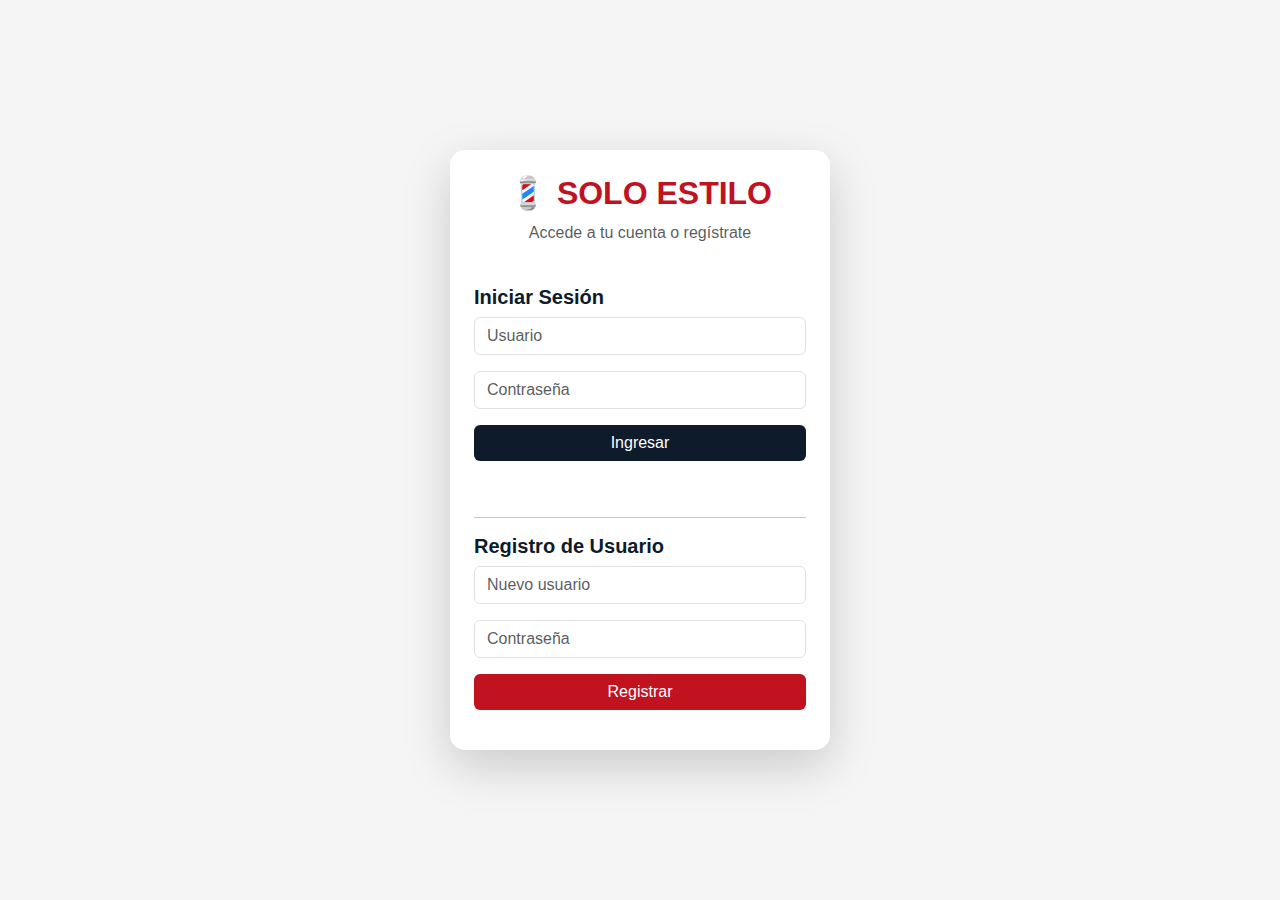
<file: web/frontend/login.html>
<!DOCTYPE html>
<html lang="es">
<head>
  <meta charset="UTF-8">
  <meta name="viewport" content="width=device-width, initial-scale=1.0">
  <title>Acceso - SOLO ESTILO</title>
  <link href="https://cdn.jsdelivr.net/npm/bootstrap@5.3.3/dist/css/bootstrap.min.css" rel="stylesheet">
  <link rel="stylesheet" href="style.css">
</head>
<body class="bg-light d-flex justify-content-center align-items-center vh-100">

  <div class="card shadow-lg p-4" style="width: 380px; border-radius: 15px;">
    <div class="text-center mb-4">
      <h2 class="fw-bold text-primary">💈 SOLO ESTILO</h2>
      <p class="text-muted">Accede a tu cuenta o regístrate</p>
    </div>

    <!-- Iniciar sesión -->
    <h5 class="fw-bold text-secondary">Iniciar Sesión</h5>
    <form id="loginForm" class="mb-4">
      <div class="mb-3">
        <input type="text" id="username" class="form-control" placeholder="Usuario" required>
      </div>
      <div class="mb-3">
        <input type="password" id="password" class="form-control" placeholder="Contraseña" required>
      </div>
      <button type="submit" class="btn btn-primary w-100">Ingresar</button>
      <p id="loginMsg" class="mt-2 text-center small"></p>
    </form>

    <hr>

    <!-- Registro -->
    <h5 class="fw-bold text-secondary">Registro de Usuario</h5>
    <form id="registerForm">
      <div class="mb-3">
        <input type="text" id="regUsername" class="form-control" placeholder="Nuevo usuario" required>
      </div>
      <div class="mb-3">
        <input type="password" id="regPassword" class="form-control" placeholder="Contraseña" required>
      </div>
      <button type="submit" class="btn btn-success w-100">Registrar</button>
      <p id="registerMsg" class="mt-2 text-center small"></p>
    </form>
  </div>

  <script src="script.js"></script>
</body>
</html>
</file>
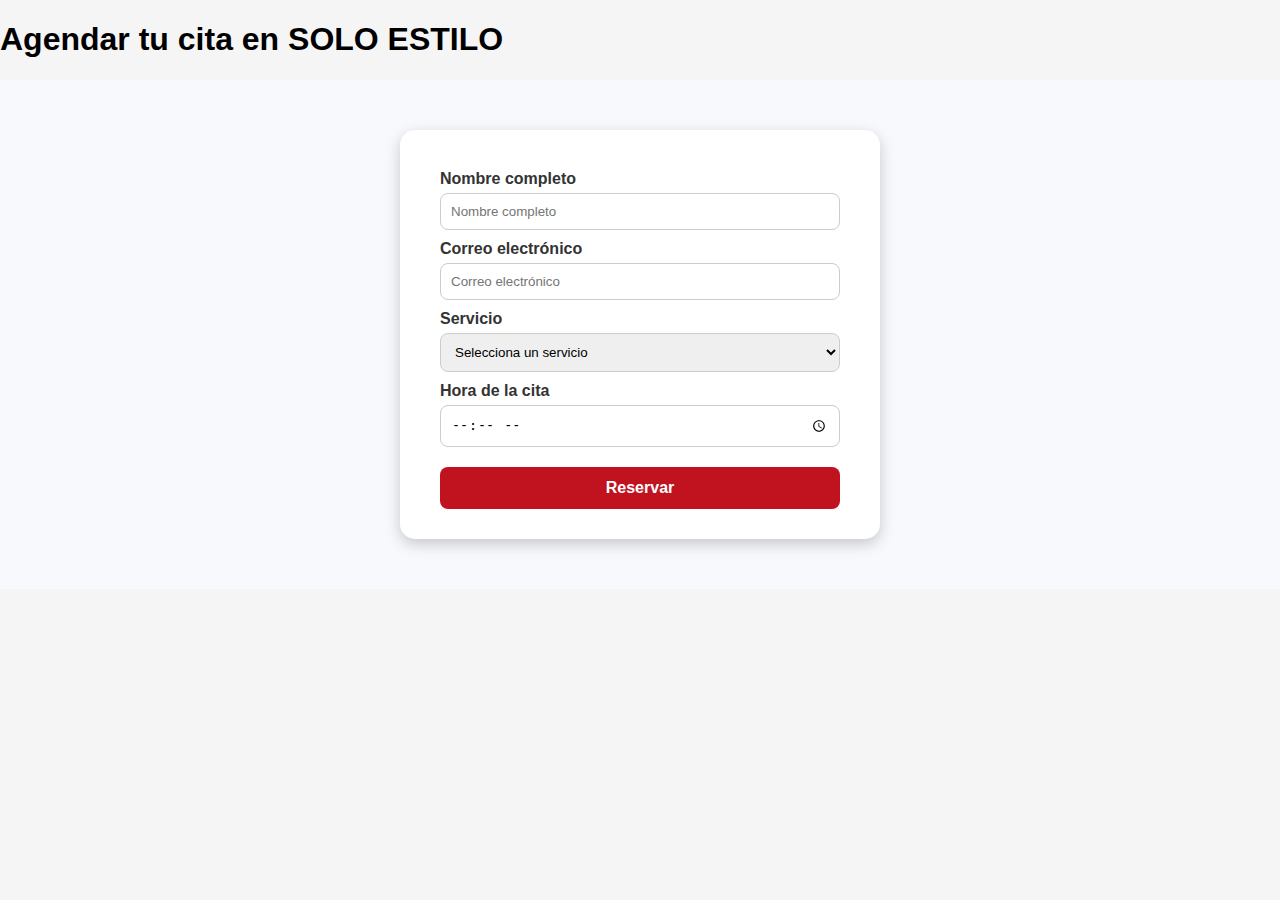
<file: web/frontend/reserva.html>
<!DOCTYPE html>
<html lang="es">
<head>
  <meta charset="UTF-8">
  <meta name="viewport" content="width=device-width, initial-scale=1.0">
  <title>Reservas - SOLO ESTILO</title>
  <link rel="stylesheet" href="style.css">
</head>
<body>
  <header>
    <h1>Agendar tu cita en SOLO ESTILO</h1>
  </header>

  <main>
    <form id="reservaForm" class="form-container">
      <label for="nombre">Nombre completo</label>
      <input type="text" id="nombre" placeholder="Nombre completo" required>

      <label for="correo">Correo electrónico</label>
      <input type="email" id="correo" placeholder="Correo electrónico" required>

      <label for="servicio">Servicio</label>
      <select id="servicio" required>
        <option value="">Selecciona un servicio</option>
        <option value="Corte clásico">Corte clásico</option>
        <option value="Fade / Degradado">Fade / Degradado</option>
        <option value="Arreglo de barba">Arreglo de barba</option>
        <option value="Corte + Barba">Corte + Barba</option>
      </select>

      <label for="hora">Hora de la cita</label>
      <input type="time" id="hora" required>

      <button type="submit">Reservar</button>
    </form>

    <p id="reservaMsg"></p>
  </main>

  <script src="script.js"></script>
</body>
</html>
</file>
<file: web/frontend/style.css>
body {
  font-family: 'Segoe UI', Tahoma, Geneva, Verdana, sans-serif;
  margin: 0;
  padding: 0;
  background: #F5F5F5;
}

/* ================= HERO ================= */
.hero {
  position: relative;
  height: 80vh;
  display: flex;
  justify-content: center;
  align-items: center;
  text-align: center;
  background: url("https://i.pinimg.com/1200x/f4/9a/5b/f49a5bbcefa352b47d44f7176ba91cc7.jpg") center/cover no-repeat;
  color: white;
}

.hero::before {
  content: "";
  position: absolute;
  top: 0; left: 0;
  width: 100%; height: 100%;
  background: rgba(13, 27, 42, 0.7); /* azul oscuro */
}

.hero .content {
  position: relative;
  z-index: 2;
}

.hero h1 {
  font-size: 3rem;
  margin-bottom: 1rem;
}

.hero p {
  font-size: 1.2rem;
}

/* ================= FORM GENERAL ================= */
main {
  display: flex;
  justify-content: center;
  align-items: center;
  padding: 50px 20px;
  background: #f7f9fc;
}

.form-container {
  background: #fff;
  padding: 30px 40px;
  border-radius: 15px;
  box-shadow: 0 5px 15px rgba(0,0,0,0.2);
  width: 100%;
  max-width: 400px;
  display: flex;
  flex-direction: column;
}

.form-container label {
  font-weight: bold;
  margin: 10px 0 5px;
  color: #333;
}

.form-container input,
.form-container select {
  padding: 10px;
  border-radius: 8px;
  border: 1px solid #ccc;
  outline: none;
  transition: border 0.3s ease;
}

.form-container input:focus,
.form-container select:focus {
  border: 1px solid #C1121F;
}

/* Botón */
.form-container button {
  margin-top: 20px;
  padding: 12px;
  background: #C1121F;
  color: #fff;
  font-size: 16px;
  font-weight: bold;
  border: none;
  border-radius: 8px;
  cursor: pointer;
  transition: background 0.3s ease;
}

.form-container button:hover {
  background: #a10e18;
}

/* ================= NAVBAR ================= */
header.navbar {
  background: #0D1B2A !important; /* azul oscuro */
}

/* ================= FOOTER ================= */
footer {
  background: #0D1B2A;
  color: #fff;
}

/* ================= LOGIN ================= */
body.bg-light {
  background: #F5F5F5 !important; /* gris claro */
}

.card {
  border: none;
  border-radius: 15px;
  background: #fff;
  box-shadow: 0 8px 20px rgba(0,0,0,0.15);
}

.card h2 {
  color: #C1121F; /* rojo SOLO ESTILO */
}

.text-primary {
  color: #C1121F !important;
}

.text-secondary {
  color: #0D1B2A !important;
}

.btn-primary {
  background: #0D1B2A !important; /* azul oscuro */
  border: none;
}

.btn-primary:hover {
  background: #1b2f4a !important;
}

.btn-success {
  background: #C1121F !important; /* rojo SOLO ESTILO */
  border: none;
}

.btn-success:hover {
  background: #a10e18 !important;
}
</file>
